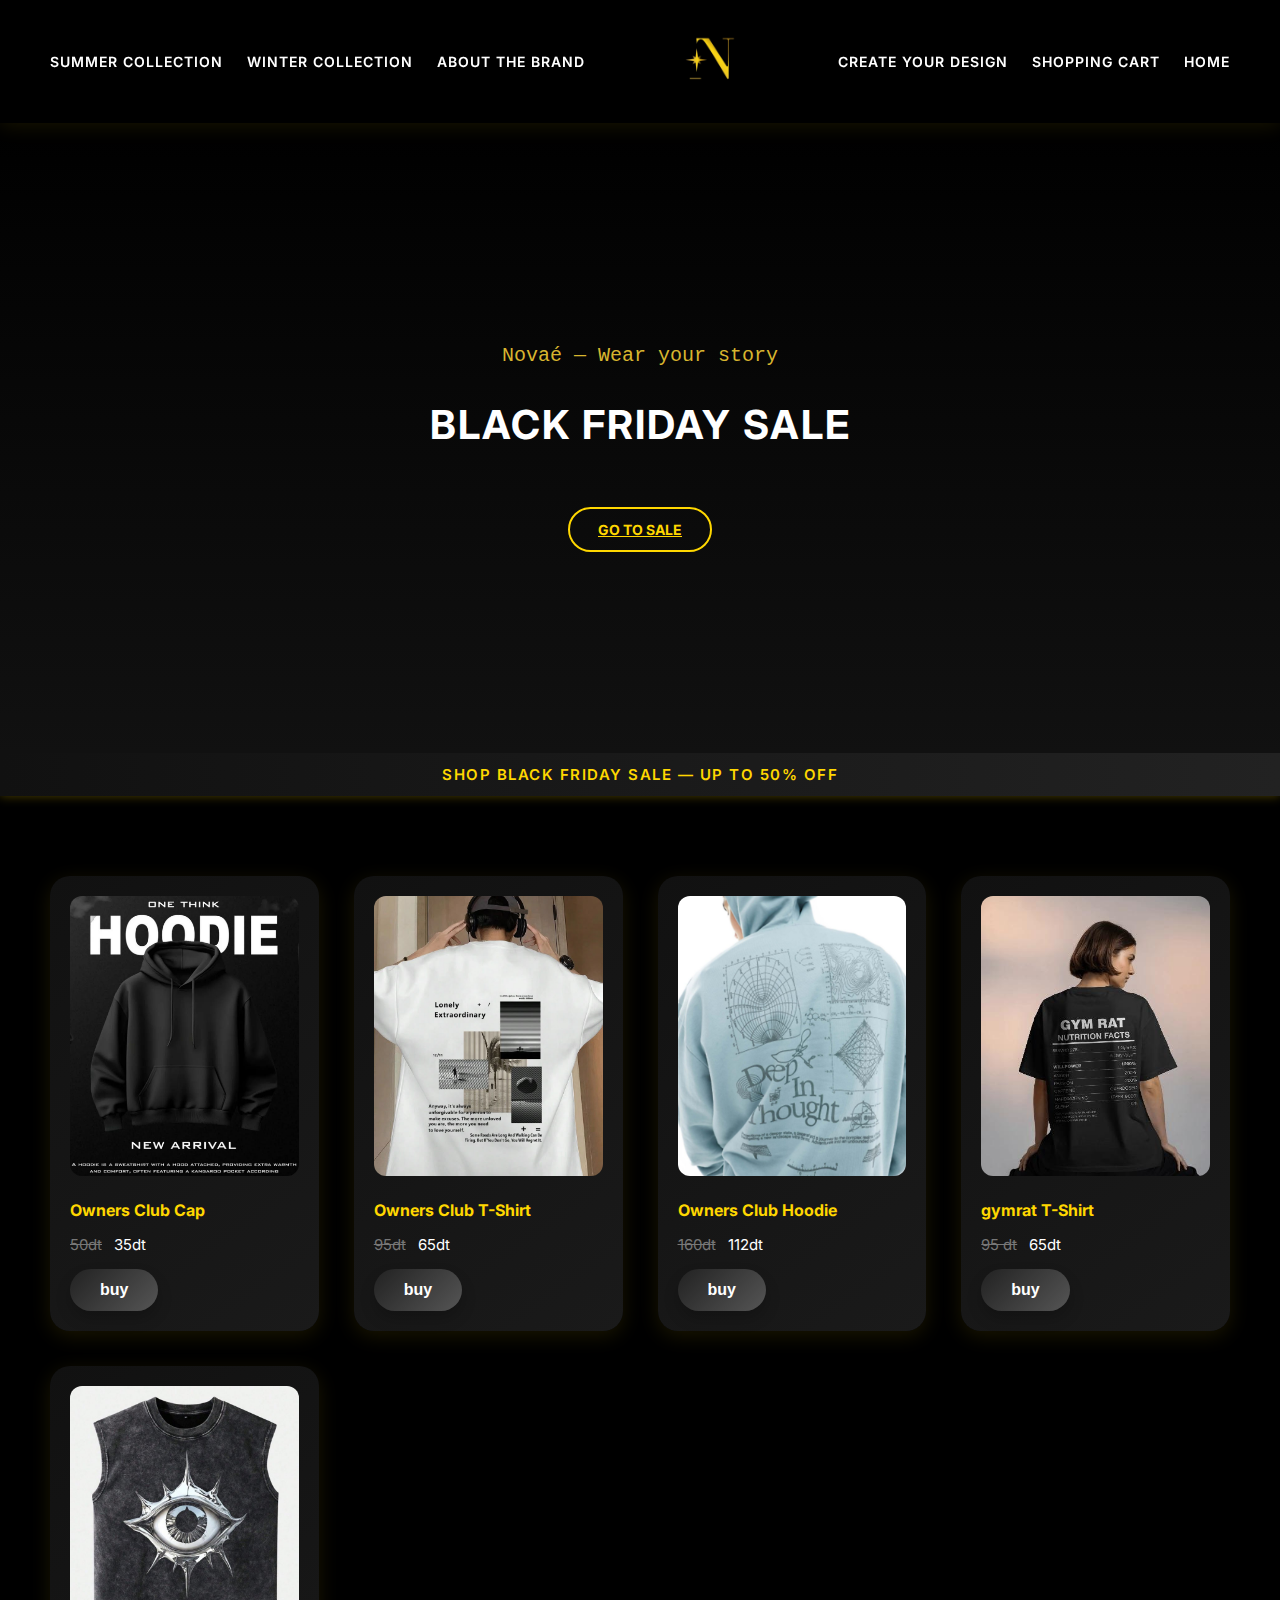
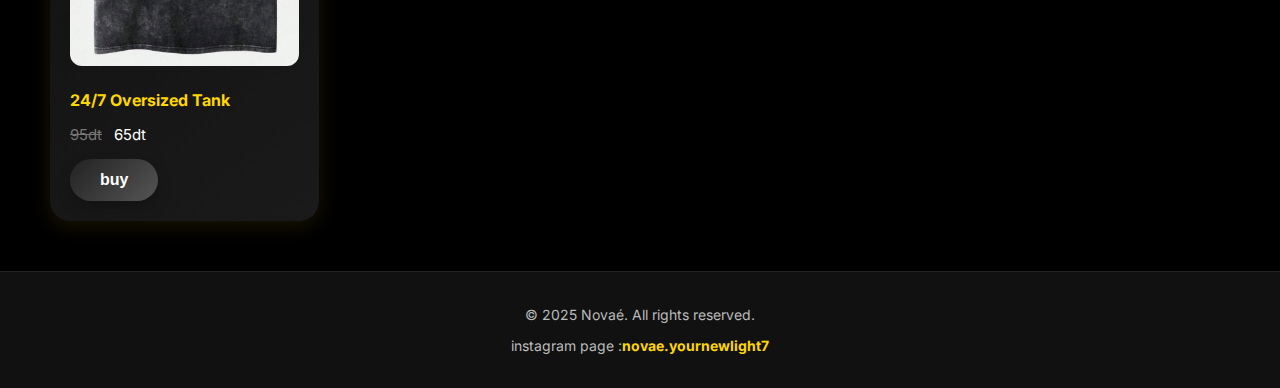
<file: index.html>
<!DOCTYPE html>
<html lang="en">
<head>
  <meta charset="UTF-8" />
  <meta name="viewport" content="width=device-width, initial-scale=1.0"/>
  <title>accueil</title>
  <link rel="stylesheet" href="style.css" />
  <link href="https://fonts.googleapis.com/css2?family=Inter:wght@400;600;700&display=swap" rel="stylesheet">
</head>
<body>
  <header class="navbar">
    <div class="nav-left">
      <a href="summer.html">SUMMER COLLECTION</a>
      <a href="collections.html">WINTER COLLECTION</a>
      <a href="about.html">ABOUT THE BRAND</a>
    </div>
    <div class="nav-center">
      <span>
      <img src="552391812_1140169124961369_4789783329010695948_n.webp" width="200"  alt="">
      </span>
    </div>
    <div class="nav-right">
      <a href="create.html">CREATE YOUR DESIGN</a>
      <a href="shopping.html">SHOPPING CART</a>
      <a href="index.html">HOME</a>
    </div>
  </header>

  <section class="hero">
    <div class="hero-overlay">
      <p>Novaé — Wear your story</p>
      <style>
        .hero-overlay p{
          color: #D8B52F;
          font-family:monospace;
          font-size: 20px;
        }
      </style>
      <h2>BLACK FRIDAY SALE</h2>
      <a href="#sales" class="btn">GO TO SALE</a>
    </div>
  </section>
  

  <div class="sale-banner">SHOP BLACK FRIDAY SALE — UP TO 50% OFF</div>
  <section id="sales">
  </section>

  <section class="product-grid">
    <!-- Product cards -->
    <div class="product-card">
      <img src="3ec009fac458f102d21312a270d14a1c.jpg" height="1000px" alt="Cap">
      <h4>Owners Club Cap</h4>
      <p class="price"><span class="old-price">50dt</span> 35dt</p>
      <button onclick="ajouterEtRediriger('Owners Club Cap', 35, '3ec009fac458f102d21312a270d14a1c.jpg')">buy</button>
      <script>
      function ajouterEtRediriger(nom, prix, imageUrl) 
      {
      const produit = { nom, prix, image: imageUrl };
      localStorage.setItem('produitPanier', JSON.stringify(produit));
      window.location.href = 'shopping.html';
      }
    </script>
  </div>
  <div class="product-card">
      <img src="t-shirt.jpg" alt="Black Tee">
      <h4>Owners Club T-Shirt </h4>
      <p class="price"><span class="old-price">95dt</span> 65dt</p>
    <button onclick="ajouterEtRediriger('Owners Club T-Shirt ', 65, 't-shirt.jpg')">buy</button>
      <script>
      function ajouterEtRediriger(nom, prix, imageUrl) 
      {
      const produit = { nom, prix, image: imageUrl };
      localStorage.setItem('produitPanier', JSON.stringify(produit));
      window.location.href = 'shopping.html';
      }
    </script>
    </div>
    <div class="product-card">
      <img src="blue hoodie.jpg" alt="Blue Hoodie">
      <h4>Owners Club Hoodie </h4>
      <p class="price"><span class="old-price">160dt</span> 112dt</p>
      <button onclick="ajouterEtRediriger('Owners Club Hoodie', 112, 'blue hoodie.jpg')">buy</button>
      <script>
      function ajouterEtRediriger(nom, prix, imageUrl) 
      {
      const produit = { nom, prix, image: imageUrl };
      localStorage.setItem('produitPanier', JSON.stringify(produit));
      window.location.href = 'shopping.html';
      }
    </script>
    </div>
    <div class="product-card">
      <img src="gymrat.jpg" alt="White Tee">
      <h4>gymrat T-Shirt </h4>
      <p class="price"><span class="old-price">95 dt</span> 65dt</p>
      <button onclick="ajouterEtRediriger('gymrat T-Shirt', 65, 'gymrat.jpg')">buy</button>
      <script>
      function ajouterEtRediriger(nom, prix, imageUrl) 
      {
      const produit = { nom, prix, image: imageUrl };
      localStorage.setItem('produitPanier', JSON.stringify(produit));
      window.location.href = 'shopping.html';
      }
    </script>
    </div>
    <div class="product-card">
      <img src="tank top.jpg" alt="Tank Top">
      <h4>24/7 Oversized Tank</h4>
      <p class="price"><span class="old-price">95dt</span> 65dt</p>
      <button onclick="ajouterEtRediriger('24/7 Oversized Tank', 65, 'tank top.jpg')">buy</button>
      <script>
      function ajouterEtRediriger(nom, prix, imageUrl) 
      {
      const produit = { nom, prix, image: imageUrl };
      localStorage.setItem('produitPanier', JSON.stringify(produit));
      window.location.href = 'shopping.html';
      }
    </script>
    </div>

    <style>
    button{
  padding: 12px 30px;
  font-size: 16px;
  font-weight: 600;
  color: #fff;
  background: linear-gradient(135deg, #222, #555);
  border: none;
  border-radius: 30px;
  cursor: pointer;
  transition: all 0.3s ease;
  box-shadow: 0 8px 15px rgba(0,0,0,0.2);
}

  button:hover {
  transform: translateY(-3px);
  box-shadow: 0 12px 20px rgba(0,0,0,0.2);
  background: linear-gradient(135deg, #555, 222);
}
    </style>
</section>
  <footer class="footer">
    <p>&copy; 2025 Novaé. All rights reserved.</p>
    <p>instagram page :<a href="https://www.instagram.com/novae.yournewlight7/">novae.yournewlight7</a></p>
    <style>
    a {
      color: blue;               /* couleur bleue comme un lien classique */
      text-decoration: underline; /* soulignement du texte */
      font-weight: bold;          /* texte plus visible */
      cursor: pointer;            /* curseur en forme de main au survol */
    }

    a:hover {
      color: darkblue;            /* couleur quand la souris passe dessus */
    }
  </style>
  </footer>
</body>
</html>
</file>
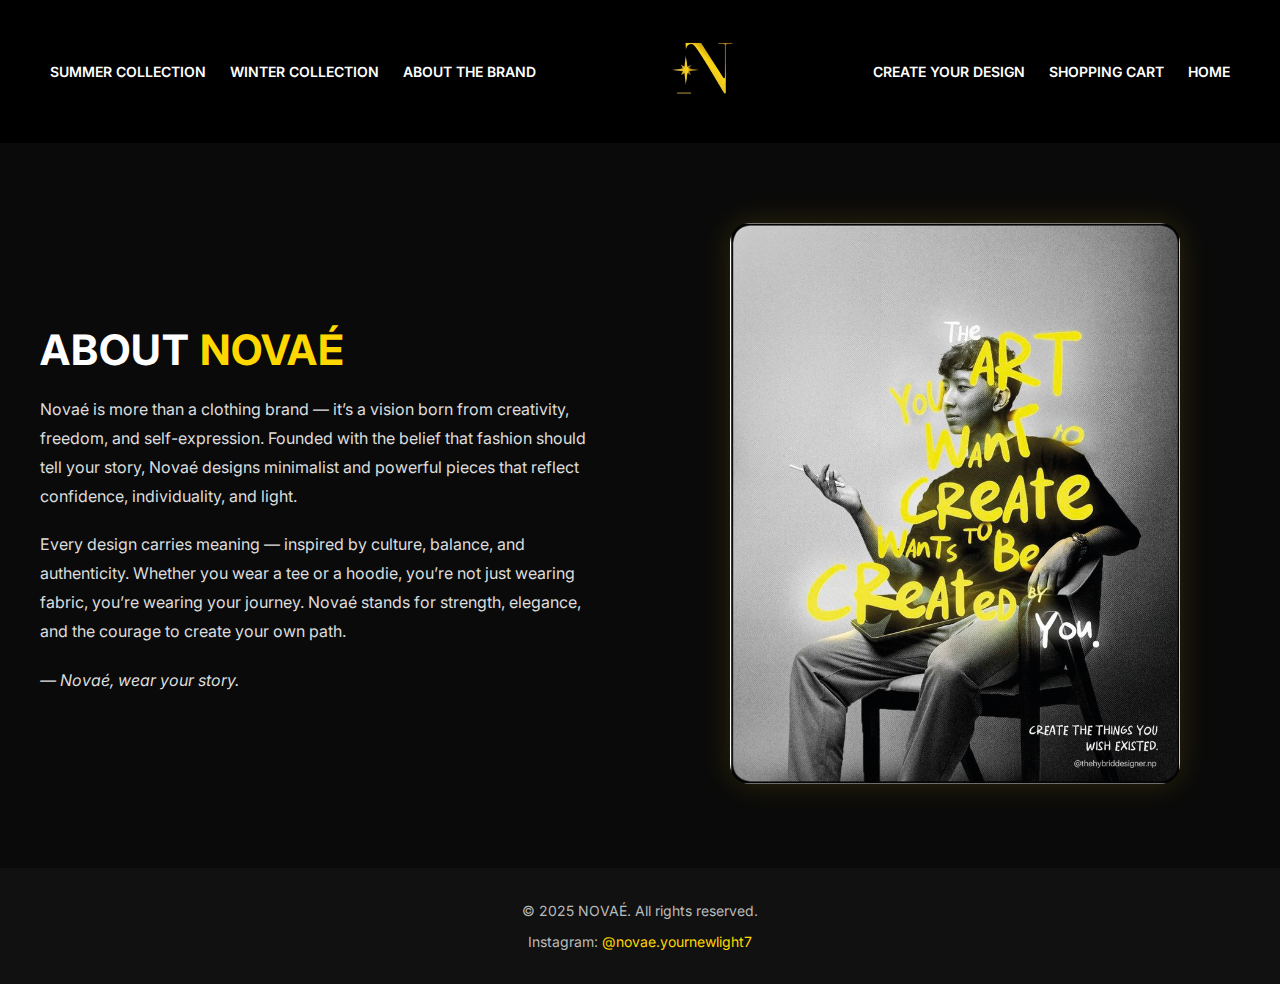
<file: about.html>
<!DOCTYPE html>
<html lang="en">
<head>
  <meta charset="UTF-8" />
  <meta name="viewport" content="width=device-width, initial-scale=1.0"/>
  <title>About the Brand | Novaé</title>
  <link rel="stylesheet" href="about.css" />
  <link href="https://fonts.googleapis.com/css2?family=Inter:wght@400;600;700&display=swap" rel="stylesheet">
</head>
<body>

  <!-- Header -->
  <header class="navbar">
    <div class="nav-left">
      <a href="summer.html">SUMMER COLLECTION</a>
      <a href="collections.html">WINTER COLLECTION</a>
      <a href="about.html">ABOUT THE BRAND</a>
    </div>
    <div class="nav-center">
      <img src="552391812_1140169124961369_4789783329010695948_n.webp" width="100" alt="Novaé Logo">
    </div>
    <div class="nav-right">
      <a href="create.html">CREATE YOUR DESIGN</a>
      <a href="shopping.html">SHOPPING CART</a>
      <a href="index.html">HOME</a>
    </div>
  </header>

  <!-- About Section -->
  <section class="about-section">
    <div class="about-container">
      <div class="about-text">
        <h1>About <span>Novaé</span></h1>
        <p>
          Novaé is more than a clothing brand — it’s a vision born from creativity, freedom, and self-expression.
          Founded with the belief that fashion should tell your story, Novaé designs minimalist and powerful pieces 
          that reflect confidence, individuality, and light.
        </p>
        <p>
          Every design carries meaning — inspired by culture, balance, and authenticity. 
          Whether you wear a tee or a hoodie, you’re not just wearing fabric, you’re wearing your journey. 
          Novaé stands for strength, elegance, and the courage to create your own path.
        </p>
        <p class="signature">— Novaé, wear your story.</p>
      </div>
      <div class="about-image">
        <img src="art.jpg" alt="Novaé brand concept">
      </div>
    </div>
  </section>

  <!-- Footer -->
  <footer class="footer">
    <p>&copy; 2025 NOVAÉ. All rights reserved.</p>
    <p>Instagram: <a href="https://www.instagram.com/novae.yournewlight7/">@novae.yournewlight7</a></p>
  </footer>

</body>
</html>
</file>
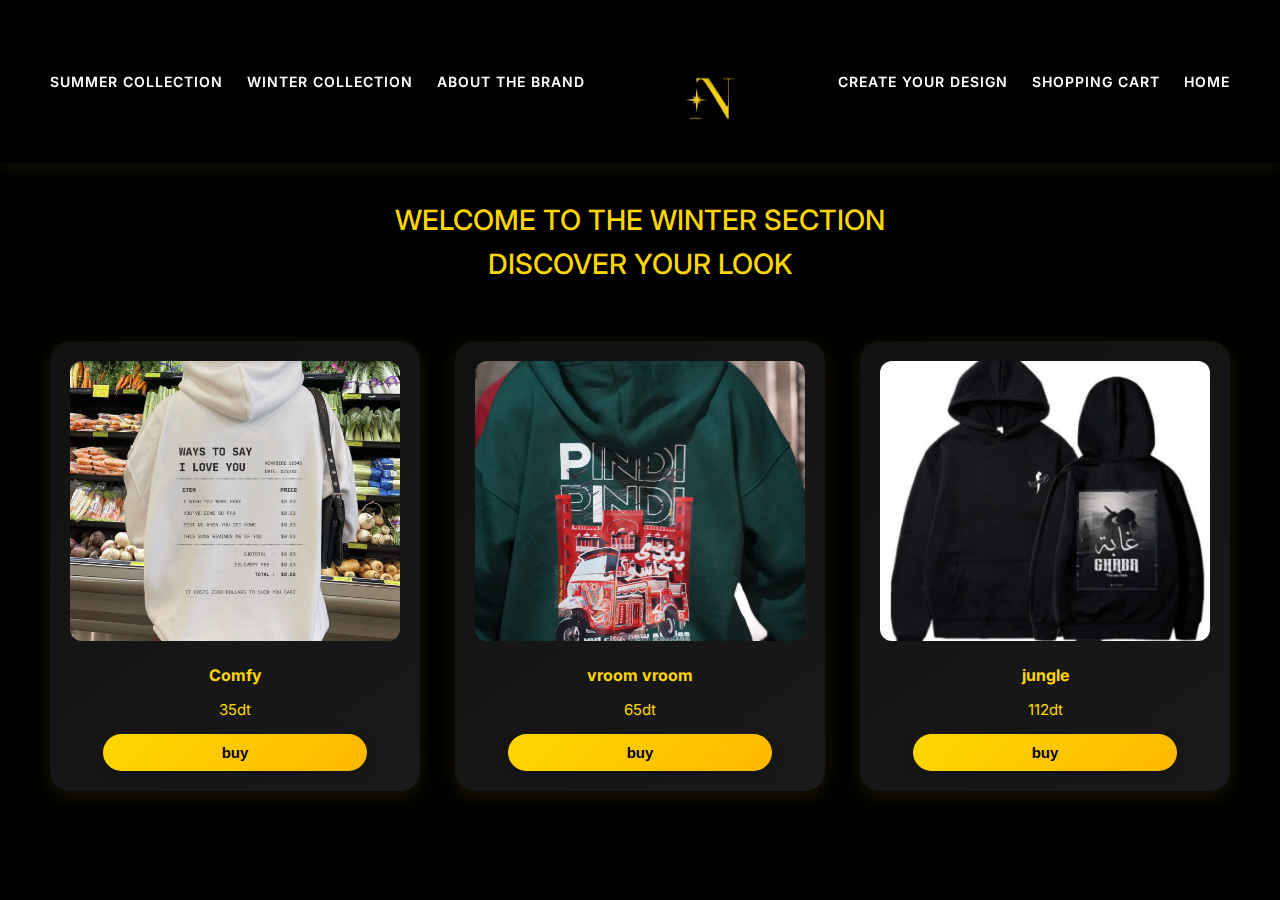
<file: collections.html>
<!DOCTYPE html>
<html lang="en">
<head>
  <meta charset="UTF-8" />
  <meta name="viewport" content="width=device-width, initial-scale=1.0"/>
  <title>winter Section</title>
  <link rel="stylesheet" href="collections.css" />
  <link href="https://fonts.googleapis.com/css2?family=Inter:wght@400;600;700&display=swap" rel="stylesheet">
</head>
<body>
     <!-- Header -->
  <header class="navbar">
    <div class="nav-left">
      <a href="summer.html">SUMMER COLLECTION</a>
      <a href="collections.html">WINTER COLLECTION</a>
      <a href="about.html">ABOUT THE BRAND</a>
    </div>
    <div class="nav-center">
      <img src="552391812_1140169124961369_4789783329010695948_n.webp" width="100" alt="Novaé Logo">
    </div>
    <div class="nav-right">
      <a href="create.html">CREATE YOUR DESIGN</a>
      <a href="shopping.html">SHOPPING CART</a>
      <a href="index.html">HOME</a>
    </div>
  </header>
  <!-- Navigation / Title -->
  <div class="nav-center">
    <h2 class="shop-title">WELCOME TO THE WINTER SECTION</h2>
    <h2 class="shop-title">DISCOVER YOUR LOOK</h2>
  </div>

  <!-- Product Grid -->
  <section class="product-grid">
    <div class="product-card">
      <img src="hoodie1.jpg" alt="Cracked Tee">
      <h4>Comfy</h4>
      <p class="price">35dt</p>
 <button onclick="ajouterEtRediriger('Comfy', 35, 'hoodie1.jpg')">buy</button>
      <script>
      function ajouterEtRediriger(nom, prix, imageUrl) 
      {
      const produit = { nom, prix, image: imageUrl };
      localStorage.setItem('produitPanier', JSON.stringify(produit));
      window.location.href = 'shopping.html';
      }
    </script>      </div>

    <div class="product-card">
      <img src="hoodie2.jpg" alt="Guns Tee">
      <h4>vroom vroom</h4>
      <p class="price">65dt</p>
       <button onclick="ajouterEtRediriger('vroom vroom', 65, 'hoodie2.jpg')">buy</button>
      <script>
      function ajouterEtRediriger(nom, prix, imageUrl) 
      {
      const produit = { nom, prix, image: imageUrl };
      localStorage.setItem('produitPanier', JSON.stringify(produit));
      window.location.href = 'shopping.html';
      }
    </script>  
    </div>

    <div class="product-card">
      <img src="hoodie3.jpg" alt="Margoum Hoodie">
      <h4>jungle</h4>
      <p class="price">112dt</p>
 <button onclick="ajouterEtRediriger('jungle', 112, 'hoodie3.jpg')">buy</button>
      <script>
      function ajouterEtRediriger(nom, prix, imageUrl) 
      {
      const produit = { nom, prix, image: imageUrl };
      localStorage.setItem('produitPanier', JSON.stringify(produit));
      window.location.href = 'shopping.html';
      }
    </script>      
    </div>
  </section>
</body>
</html>
</file>
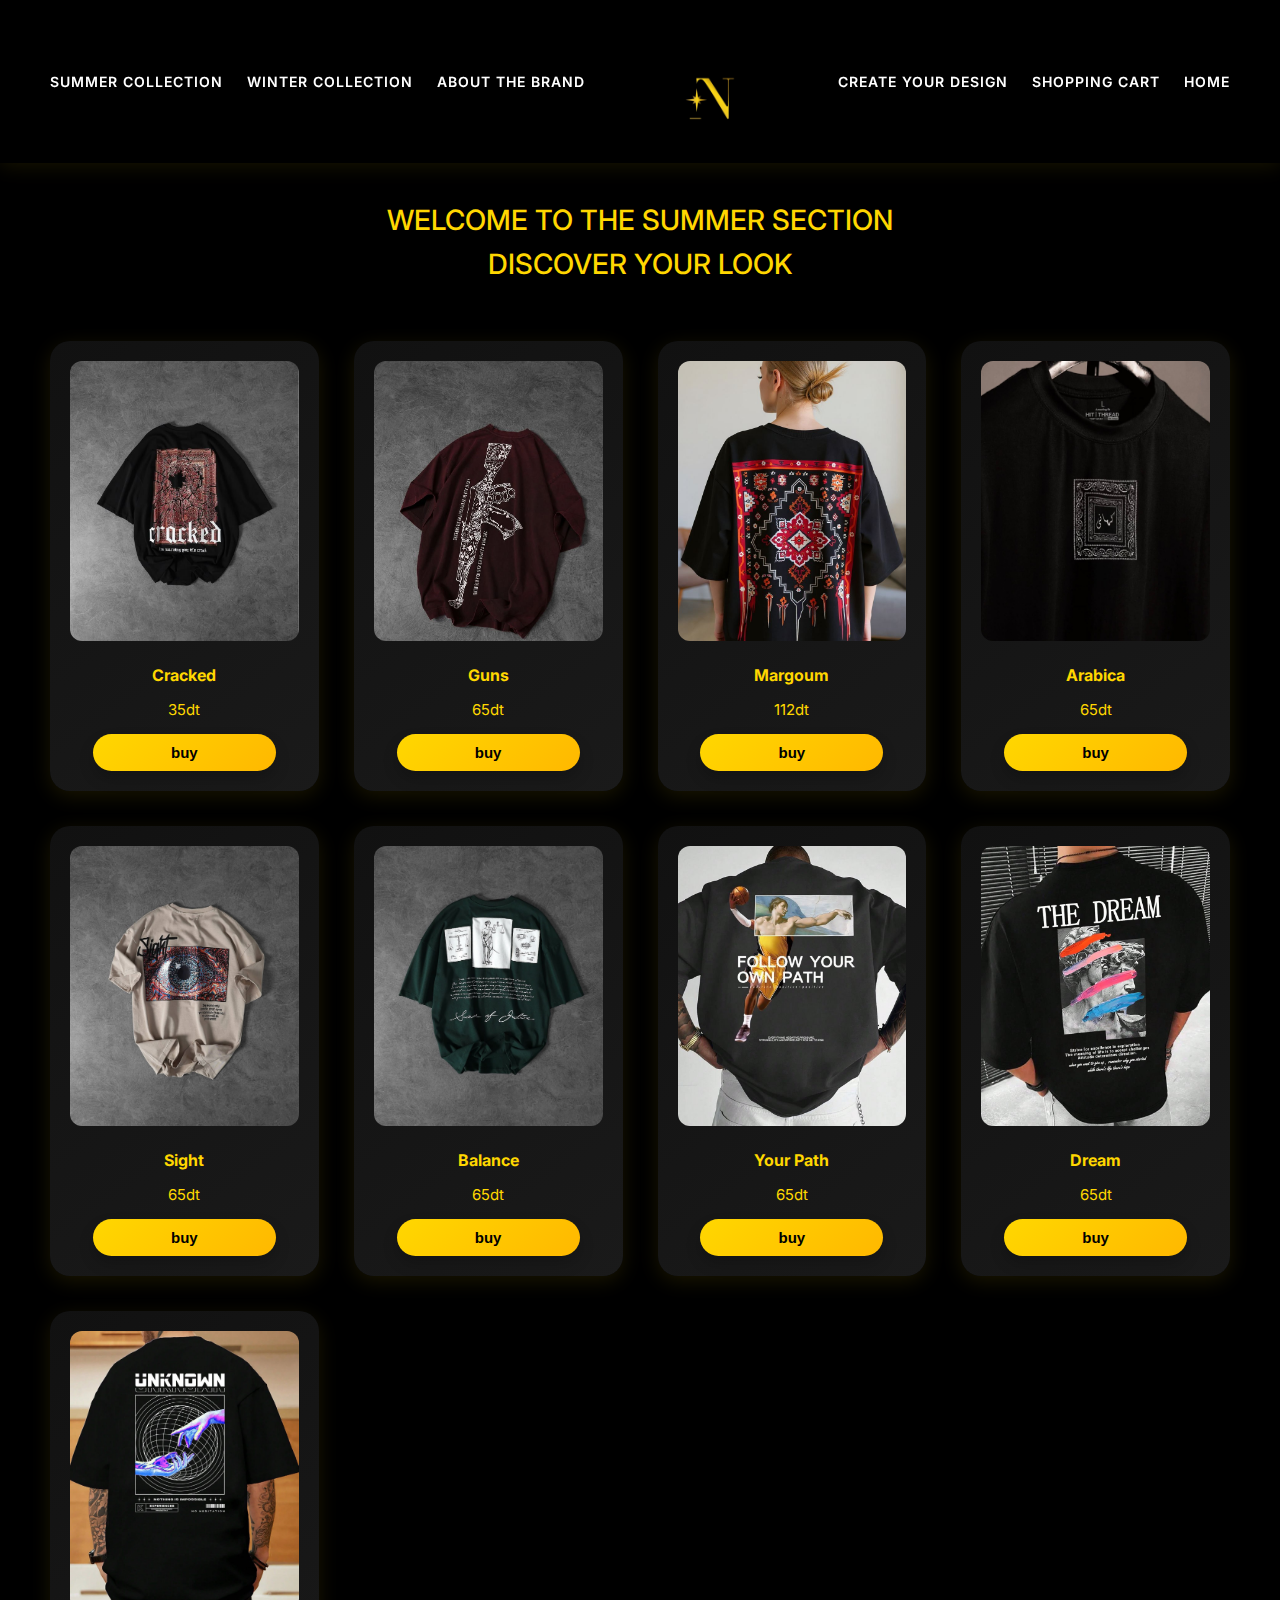
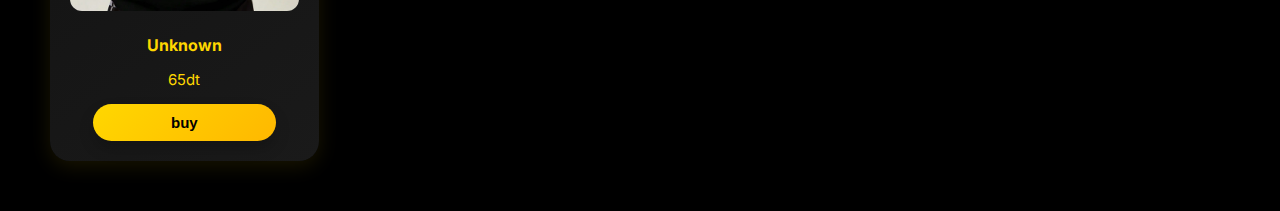
<file: summer.html>
<!DOCTYPE html>
<html lang="en">
<head>
  <meta charset="UTF-8" />
  <meta name="viewport" content="width=device-width, initial-scale=1.0"/>
  <title>summer Section</title>
  <link rel="stylesheet" href="summer.css" />
  <link href="https://fonts.googleapis.com/css2?family=Inter:wght@400;600;700&display=swap" rel="stylesheet">
</head>
<body>
   <!-- Header -->
  <header class="navbar">
    <div class="nav-left">
      <a href="summer.html">SUMMER COLLECTION</a>
      <a href="collections.html">WINTER COLLECTION</a>
      <a href="about.html">ABOUT THE BRAND</a>
    </div>
    <div class="nav-center">
      <img src="552391812_1140169124961369_4789783329010695948_n.webp" width="100"  alt="Novaé Logo">
    </div>
    <div class="nav-right">
      <a href="create.html">CREATE YOUR DESIGN</a>
      <a href="shopping.html">SHOPPING CART</a>
      <a href="index.html">HOME</a>
      
    </div>
  </header>
  <!-- Navigation / Title -->
  <div class="nav-center">
    <h2 class="shop-title">WELCOME TO THE SUMMER SECTION</h2>
    <h2 class="shop-title">DISCOVER YOUR LOOK</h2>
  </div>


  <!-- Product Grid -->
  <section class="product-grid">
    <div class="product-card">
      <img src="cracked.jpg" alt="Cracked Tee">
      <h4>Cracked</h4><p class="price">35dt</p>
      <button onclick="ajouterEtRediriger('cracked', 35, 'cracked.jpg')">buy</button>
      <script>
      function ajouterEtRediriger(nom, prix, imageUrl) 
      {
      const produit = { nom, prix, image: imageUrl };
      localStorage.setItem('produitPanier', JSON.stringify(produit));
      window.location.href = 'shopping.html';
      }
    </script>    
    </div>

    <div class="product-card">
      <img src="guns.jpg" alt="Guns Tee">
      <h4>Guns</h4>
      <p class="price">65dt</p>
       <button onclick="ajouterEtRediriger('Guns', 65, 'guns.jpg')">buy</button>
      <script>
      function ajouterEtRediriger(nom, prix, imageUrl) 
      {
      const produit = { nom, prix, image: imageUrl };
      localStorage.setItem('produitPanier', JSON.stringify(produit));
      window.location.href = 'shopping.html';
      }
    </script>    
    </div>

    <div class="product-card">
      <img src="margoum.jpg" alt="Margoum Hoodie">
      <h4>Margoum</h4>
      <p class="price">112dt</p>
<button onclick="ajouterEtRediriger('margoum', 112, 'margoum.jpg')">buy</button>
      <script>
      function ajouterEtRediriger(nom, prix, imageUrl) 
      {
      const produit = { nom, prix, image: imageUrl };
      localStorage.setItem('produitPanier', JSON.stringify(produit));
      window.location.href = 'shopping.html';
      }
    </script>    </div>

    <div class="product-card">
      <img src="arabic.jpg" alt="Arabica Tee">
      <h4>Arabica</h4>
      <p class="price">65dt</p>
      <button onclick="ajouterEtRediriger('Arabica', 65, 'arabic.jpg')">buy</button>
      <script>
      function ajouterEtRediriger(nom, prix, imageUrl) 
      {
      const produit = { nom, prix, image: imageUrl };
      localStorage.setItem('produitPanier', JSON.stringify(produit));
      window.location.href = 'shopping.html';
      }
    </script>  
    </div>

    <div class="product-card">
      <img src="sight.jpg" alt="Sight Tee">
      <h4>Sight</h4>
      <p class="price">65dt</p>
    <button onclick="ajouterEtRediriger('Sight', 65, 'sight.jpg')">buy</button>
      <script>
      function ajouterEtRediriger(nom, prix, imageUrl) 
      {
      const produit = { nom, prix, image: imageUrl };
      localStorage.setItem('produitPanier', JSON.stringify(produit));
      window.location.href = 'shopping.html';
      }
    </script>   
  </div>

    <div class="product-card">
      <img src="equilibre.jpg" alt="Balance Tee">
      <h4>Balance</h4>
      <p class="price">65dt</p>
      <button onclick="ajouterEtRediriger('Balance', 65, 'equilibre.jpg')">buy</button>
      <script>
      function ajouterEtRediriger(nom, prix, imageUrl) 
      {
      const produit = { nom, prix, image: imageUrl };
      localStorage.setItem('produitPanier', JSON.stringify(produit));
      window.location.href = 'shopping.html';
      }
    </script>
    </div>

    <div class="product-card">
      <img src="yours.jpg" alt="Your Path Tee">
      <h4>Your Path</h4>
      <p class="price">65dt</p>
      <button onclick="ajouterEtRediriger('yours', 65, 'yours.jpg')">buy</button>
      <script>
      function ajouterEtRediriger(nom, prix, imageUrl) 
      {
      const produit = { nom, prix, image: imageUrl };
      localStorage.setItem('produitPanier', JSON.stringify(produit));
      window.location.href = 'shopping.html';
      }
    </script>
    </div>

    <div class="product-card">
      <img src="the dream.jpg" alt="Dream Tee">
      <h4>Dream</h4>
      <p class="price">65dt</p>
      <button onclick="ajouterEtRediriger('Dream', 65, 'the dream.jpg')">buy</button>
      <script>
      function ajouterEtRediriger(nom, prix, imageUrl) 
      {
      const produit = { nom, prix, image: imageUrl };
      localStorage.setItem('produitPanier', JSON.stringify(produit));
      window.location.href = 'shopping.html';
      }
    </script>
    </div>

    <div class="product-card">
      <img src="unknown.jpg" alt="Unknown Tee">
      <h4>Unknown</h4>
      <p class="price">65dt</p>
      <button onclick="ajouterEtRediriger('Unknown', 65, 'unknown.jpg')">buy</button>
      <script>
      function ajouterEtRediriger(nom, prix, imageUrl) 
      {
      const produit = { nom, prix, image: imageUrl };
      localStorage.setItem('produitPanier', JSON.stringify(produit));
      window.location.href = 'shopping.html';
      }
    </script>
    </div>
  </section>
</body>
</html>
</file>
<file: style.css>
/* ========== Base Styles ========== */
html {
  scroll-behavior: smooth;
}

body {
  margin: 0;
  font-family: 'Inter', sans-serif;
  background-color: #000;
  color: #fff;
  animation: fadeIn 1s ease-in-out;
}

/* Fade-in animation */
@keyframes fadeIn {
  from { opacity: 0; transform: translateY(10px); }
  to { opacity: 1; transform: translateY(0); }
}

a {
  text-decoration: none;
  color: inherit;
  transition: color 0.3s;
}

/* ========== Navbar ========== */
.navbar {
  display: flex;
  justify-content: space-between;
  align-items: center;
  padding: 18px 50px;
  background-color: rgba(0, 0, 0, 0.95);
  box-shadow: 0 2px 20px rgba(255, 215, 0, 0.1);
  position: sticky;
  top: 0;
  z-index: 10;
  backdrop-filter: blur(6px);
}

.nav-left a,
.nav-right a {
  margin: 0 12px;
  color: #FFD700;
  font-weight: 600;
  font-size: 14px;
  letter-spacing: 1px;
}

.nav-left a:hover,
.nav-right a:hover {
  color: #fff;
  text-shadow: 0 0 8px #FFD700;
}

.nav-center img {
  width: 80px;
  transition: transform 0.4s ease;
}
.nav-center img:hover {
  transform: rotate(-6deg) scale(1.05);
}

/* ========== Hero Section ========== */
.hero {
  position: relative;
  width: 100%;
  height: 70vh;
  background: linear-gradient(180deg, #000, #111);
  display: flex;
  align-items: center;
  justify-content: center;
  text-align: center;
  overflow: hidden;
}

.hero-overlay {
  animation: fadeIn 1.5s ease;
}

.hero-overlay p {
  color: #FFD700;
  font-family: monospace;
  font-size: 20px;
  margin-bottom: 15px;
  animation: glow 2s ease-in-out infinite alternate;
}

@keyframes glow {
  from { text-shadow: 0 0 10px #FFD700; }
  to { text-shadow: 0 0 25px #ffea8c, 0 0 30px #FFD700; }
}

.hero-overlay h2 {
  font-size: 40px;
  letter-spacing: 2px;
  font-weight: 700;
  color: #fff;
}

.btn {
  display: inline-block;
  margin-top: 25px;
  padding: 12px 28px;
  border: 2px solid #FFD700;
  color: #FFD700;
  text-transform: uppercase;
  font-size: 14px;
  border-radius: 30px;
  transition: all 0.3s ease;
}

.btn:hover {
  background-color: #FFD700;
  color: #000;
  box-shadow: 0 0 20px rgba(255, 215, 0, 0.6);
  transform: translateY(-3px);
}

/* ========== Sale Banner ========== */
.sale-banner {
  background: linear-gradient(90deg, #111, #222);
  color: #FFD700;
  text-align: center;
  font-size: 15px;
  padding: 12px;
  letter-spacing: 1.5px;
  font-weight: 600;
  box-shadow: 0 0 10px rgba(255, 215, 0, 0.3);
}

/* ========== Product Grid ========== */
.product-grid {
  display: grid;
  grid-template-columns: repeat(auto-fit, minmax(230px, 1fr));
  gap: 35px;
  padding: 50px;
  max-width: 1200px;
  margin: 0 auto;
}

.product-card {
  background: linear-gradient(145deg, #111, #1a1a1a);
  color: #fff;
  padding: 20px;
  border-radius: 20px;
  box-shadow: 0 5px 20px rgba(255, 215, 0, 0.1);
  transition: transform 0.3s, box-shadow 0.3s;
}

.product-card:hover {
  transform: translateY(-8px);
  box-shadow: 0 10px 25px rgba(255, 215, 0, 0.4);
}

.product-card img {
  width: 100%;
  height: 280px;
  object-fit: cover;
  border-radius: 12px;
  margin-bottom: 12px;
}

.product-card h4 {
  font-size: 16px;
  margin: 8px 0;
  color: #FFD700;
}

.price {
  font-size: 15px;
  margin-bottom: 15px;
}

.old-price {
  text-decoration: line-through;
  margin-right: 8px;
  color: #777;
}

button {
  padding: 10px 25px;
  font-size: 15px;
  font-weight: 600;
  color: #000;
  background: linear-gradient(135deg, #FFD700, #ffb800);
  border: none;
  border-radius: 25px;
  cursor: pointer;
  transition: all 0.3s ease;
}

button:hover {
  background: #fff;
  color: #000;
  transform: translateY(-3px);
  box-shadow: 0 0 20px rgba(255, 215, 0, 0.5);
}

/* ========== Footer ========== */
.footer {
  text-align: center;
  padding: 25px;
  font-size: 14px;
  background-color: #000;
  border-top: 1px solid #222;
  color: #ccc;
}

.footer a {
  color: #FFD700;
  text-decoration: none;
}

.footer a:hover {
  text-shadow: 0 0 8px #FFD700;
}

/* Optional: smooth scroll section title */
#sales {
  font-style: italic;
  font-family: sans-serif;
  font-size: 30px;
  color: #FFD700;
  text-align: center;
  margin-top: 30px;
}

body {
  margin: 0;
  font-family: 'Inter', sans-serif;
  background-color: black;
  color: white;
}

/* Navbar */
.navbar {
  display: flex;
  justify-content: space-between;
  align-items: center;
  padding: 20px 40px;
  background-color: #000;
  color: #fff;
  font-weight: 600;
  font-size: 14px;
}

.nav-left a,
.nav-right a {
  margin: 0 10px;
  color: #fff;
  text-decoration: none;
  transition: color 0.3s ease;
}

.nav-left a:hover,
.nav-right a:hover {
  color: #FFD700;
}

/* About Section */
.about-section {
  padding: 80px 20px;
  background-color: #0a0a0a;
}

.about-container {
  display: flex;
  flex-wrap: wrap;
  justify-content: center;
  align-items: center;
  max-width: 1200px;
  margin: 0 auto;
  gap: 60px;
}

.about-text {
  flex: 1;
  min-width: 300px;
  max-width: 600px;
}

.about-text h1 {
  font-size: 42px;
  color: #fff;
  margin-bottom: 20px;
  text-transform: uppercase;
  letter-spacing: 1px;
}

.about-text h1 span {
  color: #FFD700;
}

.about-text p {
  font-size: 16px;
  line-height: 1.8;
  color: #ddd;
  margin-bottom: 20px;
}

.signature {
  color: #FFD700;
  font-style: italic;
  margin-top: 10px;
}

.about-image {
  flex: 1;
  min-width: 300px;
  text-align: center;
}

.about-image img {
  width: 100%;
  max-width: 450px;
  border-radius: 20px;
  box-shadow: 0 0 30px rgba(255, 215, 0, 0.15);
  transition: transform 0.3s ease;
}

.about-image img:hover {
  transform: scale(1.05);
}

/* Button */
.about-btn {
  display: inline-block;
  margin-top: 30px;
  padding: 12px 30px;
  border: none;
  background: linear-gradient(135deg, #222, #555);
  color: #fff;
  border-radius: 30px;
  font-weight: 600;
  letter-spacing: 1px;
  text-transform: uppercase;
  text-decoration: none;
  transition: all 0.3s ease;
  box-shadow: 0 8px 15px rgba(0, 0, 0, 0.2);
}

.about-btn:hover {
  transform: translateY(-3px);
  background: linear-gradient(135deg, #555, #222);
  box-shadow: 0 12px 20px rgba(255, 215, 0, 0.2);
}

/* Footer */
.footer {
  text-align: center;
  padding: 20px;
  background-color: #111;
  color: #bbb;
  font-size: 14px;
}

.footer a {
  color: #FFD700;
  text-decoration: none;
}

.footer a:hover {
  text-decoration: underline;
}

/* Responsive */
@media (max-width: 768px) {
  .about-container {
    flex-direction: column;
    text-align: center;
  }
  .about-text h1 {
    font-size: 32px;
  }
  .about-text p {
    font-size: 15px;
  }
}
</file>
<file: about.css>
body {
  margin: 0;
  font-family: 'Inter', sans-serif;
  background-color: black;
  color: white;
}

/* Navbar */
.navbar {
  display: flex;
  justify-content: space-between;
  align-items: center;
  padding: 20px 40px;
  background-color: #000;
  color: #fff;
  font-weight: 600;
  font-size: 14px;
}

.nav-left a,
.nav-right a {
  margin: 0 10px;
  color: #fff;
  text-decoration: none;
  transition: color 0.3s ease;
}

.nav-left a:hover,
.nav-right a:hover {
  color: #FFD700;
}

/* About Section */
.about-section {
  padding: 80px 20px;
  background-color: #0a0a0a;
}

.about-container {
  display: flex;
  flex-wrap: wrap;
  justify-content: center;
  align-items: center;
  max-width: 1200px;
  margin: 0 auto;
  gap: 60px;
}

.about-text {
  flex: 1;
  min-width: 300px;
  max-width: 600px;
}

.about-text h1 {
  font-size: 42px;
  color: #fff;
  margin-bottom: 20px;
  text-transform: uppercase;
  letter-spacing: 1px;
}

.about-text h1 span {
  color: #FFD700;
}

.about-text p {
  font-size: 16px;
  line-height: 1.8;
  color: #ddd;
  margin-bottom: 20px;
}

.signature {
  color: #FFD700;
  font-style: italic;
  margin-top: 10px;
}

.about-image {
  flex: 1;
  min-width: 300px;
  text-align: center;
}

.about-image img {
  width: 100%;
  max-width: 450px;
  border-radius: 20px;
  box-shadow: 0 0 30px rgba(255, 215, 0, 0.15);
  transition: transform 0.3s ease;
}

.about-image img:hover {
  transform: scale(1.05);
}

/* Button */
.about-btn {
  display: inline-block;
  margin-top: 30px;
  padding: 12px 30px;
  border: none;
  background: linear-gradient(135deg, #222, #555);
  color: #fff;
  border-radius: 30px;
  font-weight: 600;
  letter-spacing: 1px;
  text-transform: uppercase;
  text-decoration: none;
  transition: all 0.3s ease;
  box-shadow: 0 8px 15px rgba(0, 0, 0, 0.2);
}

.about-btn:hover {
  transform: translateY(-3px);
  background: linear-gradient(135deg, #555, #222);
  box-shadow: 0 12px 20px rgba(255, 215, 0, 0.2);
}

/* Footer */
.footer {
  text-align: center;
  padding: 20px;
  background-color: #111;
  color: #bbb;
  font-size: 14px;
}

.footer a {
  color: #FFD700;
  text-decoration: none;
}

.footer a:hover {
  text-decoration: underline;
}

/* Responsive */
@media (max-width: 768px) {
  .about-container {
    flex-direction: column;
    text-align: center;
  }
  .about-text h1 {
    font-size: 32px;
  }
  .about-text p {
    font-size: 15px;
  }
}
</file>
<file: collections.css>
body {
  margin: 0;
  font-family: 'Inter', sans-serif;
  background-color: black;
  color: white;
}

a {
  text-decoration: none;
  color: inherit;
}

/* Header */
.nav-center {
  text-align: center;
  margin-top: 40px;
}

.shop-title {
  color: #FFD700;
  font-size: 28px;
  font-weight: 500;
  margin: 10px 0;
}

/* Go Back Button */
.accueil {
  text-align: center;
  margin: 40px 0;
}

.accueil button a {
  color: white;
}

/* Product Grid */
.product-grid {
  display: grid;
  grid-template-columns: repeat(auto-fit, minmax(220px, 1fr));
  gap: 40px;
  padding: 20px;
  max-width: 1200px;
  margin: 0 auto 50px auto;
  background-color: black;
}

.product-card {
  background: #000;
  color: #fff;
  padding: 20px;
  border-radius: 12px;
  transition: transform 0.3s, box-shadow 0.3s;
  text-align: center;
}

.product-card:hover {
  transform: translateY(-5px);
  box-shadow: 0 10px 20px rgba(255, 215, 0, 0.3);
}

.product-card img {
  width: 100%;
  height: 280px;
  object-fit: cover;
  border-radius: 10px;
  margin-bottom: 15px;
}

.product-card h4 {
  font-size: 18px;
  margin: 10px 0;
}

.price {
  font-size: 16px;
  margin-bottom: 15px;
  color: #FFD700;
}

/* Buttons */
button {
  padding: 12px 30px;
  font-size: 16px;
  font-weight: 600;
  color: #fff;
  background: linear-gradient(135deg, #222, #555);
  border: none;
  border-radius: 30px;
  cursor: pointer;
  transition: all 0.3s ease;
  box-shadow: 0 8px 15px rgba(0, 0, 0, 0.2);
}

button:hover {
  transform: translateY(-3px);
  box-shadow: 0 12px 20px rgba(0, 0, 0, 0.2);
  background: linear-gradient(135deg, #555, #222);
}

.product-card button {
  display: block;
  margin: 0 auto;
  width: 80%;
}
body {
  margin: 0;
  font-family: 'Inter', sans-serif;
  background-color: black;
  color: white;
}

/* Navbar */
.navbar {
  display: flex;
  justify-content: space-between;
  align-items: center;
  padding: 20px 40px;
  background-color: #000;
  color: #fff;
  font-weight: 600;
  font-size: 14px;
}

.nav-left a,
.nav-right a {
  margin: 0 10px;
  color: #fff;
  text-decoration: none;
  transition: color 0.3s ease;
}

.nav-left a:hover,
.nav-right a:hover {
  color: #FFD700;
}

/* About Section */
.about-section {
  padding: 80px 20px;
  background-color: #0a0a0a;
}

.about-container {
  display: flex;
  flex-wrap: wrap;
  justify-content: center;
  align-items: center;
  max-width: 1200px;
  margin: 0 auto;
  gap: 60px;
}

.about-text {
  flex: 1;
  min-width: 300px;
  max-width: 600px;
}

.about-text h1 {
  font-size: 42px;
  color: #fff;
  margin-bottom: 20px;
  text-transform: uppercase;
  letter-spacing: 1px;
}

.about-text h1 span {
  color: #FFD700;
}

.about-text p {
  font-size: 16px;
  line-height: 1.8;
  color: #ddd;
  margin-bottom: 20px;
}

.signature {
  color: #FFD700;
  font-style: italic;
  margin-top: 10px;
}

.about-image {
  flex: 1;
  min-width: 300px;
  text-align: center;
}

.about-image img {
  width: 100%;
  max-width: 450px;
  border-radius: 20px;
  box-shadow: 0 0 30px rgba(255, 215, 0, 0.15);
  transition: transform 0.3s ease;
}

.about-image img:hover {
  transform: scale(1.05);
}

/* Button */
.about-btn {
  display: inline-block;
  margin-top: 30px;
  padding: 12px 30px;
  border: none;
  background: linear-gradient(135deg, #222, #555);
  color: #fff;
  border-radius: 30px;
  font-weight: 600;
  letter-spacing: 1px;
  text-transform: uppercase;
  text-decoration: none;
  transition: all 0.3s ease;
  box-shadow: 0 8px 15px rgba(0, 0, 0, 0.2);
}

.about-btn:hover {
  transform: translateY(-3px);
  background: linear-gradient(135deg, #555, #222);
  box-shadow: 0 12px 20px rgba(255, 215, 0, 0.2);
}

/* Footer */
.footer {
  text-align: center;
  padding: 20px;
  background-color: #111;
  color: #bbb;
  font-size: 14px;
}

.footer a {
  color: #FFD700;
  text-decoration: none;
}

.footer a:hover {
  text-decoration: underline;
}

/* Responsive */
@media (max-width: 768px) {
  .about-container {
    flex-direction: column;
    text-align: center;
  }
  .about-text h1 {
    font-size: 32px;
  }
  .about-text p {
    font-size: 15px;
  }
}
/* ========== Base Styles ========== */
html {
  scroll-behavior: smooth;
}

body {
  margin: 0;
  font-family: 'Inter', sans-serif;
  background-color: #000;
  color: #fff;
  animation: fadeIn 1s ease-in-out;
}

/* Fade-in animation */
@keyframes fadeIn {
  from { opacity: 0; transform: translateY(10px); }
  to { opacity: 1; transform: translateY(0); }
}

a {
  text-decoration: none;
  color: inherit;
  transition: color 0.3s;
}

/* ========== Navbar ========== */
.navbar {
  display: flex;
  justify-content: space-between;
  align-items: center;
  padding: 18px 50px;
  background-color: rgba(0, 0, 0, 0.95);
  box-shadow: 0 2px 20px rgba(255, 215, 0, 0.1);
  position: sticky;
  top: 0;
  z-index: 10;
  backdrop-filter: blur(6px);
}

.nav-left a,
.nav-right a {
  margin: 0 12px;
  color: #FFD700;
  font-weight: 600;
  font-size: 14px;
  letter-spacing: 1px;
}

.nav-left a:hover,
.nav-right a:hover {
  color: #fff;
  text-shadow: 0 0 8px #FFD700;
}

.nav-center img {
  width: 80px;
  transition: transform 0.4s ease;
}
.nav-center img:hover {
  transform: rotate(-6deg) scale(1.05);
}

/* ========== Hero Section ========== */
.hero {
  position: relative;
  width: 100%;
  height: 70vh;
  background: linear-gradient(180deg, #000, #111);
  display: flex;
  align-items: center;
  justify-content: center;
  text-align: center;
  overflow: hidden;
}

.hero-overlay {
  animation: fadeIn 1.5s ease;
}

.hero-overlay p {
  color: #FFD700;
  font-family: monospace;
  font-size: 20px;
  margin-bottom: 15px;
  animation: glow 2s ease-in-out infinite alternate;
}

@keyframes glow {
  from { text-shadow: 0 0 10px #FFD700; }
  to { text-shadow: 0 0 25px #ffea8c, 0 0 30px #FFD700; }
}

.hero-overlay h2 {
  font-size: 40px;
  letter-spacing: 2px;
  font-weight: 700;
  color: #fff;
}

.btn {
  display: inline-block;
  margin-top: 25px;
  padding: 12px 28px;
  border: 2px solid #FFD700;
  color: #FFD700;
  text-transform: uppercase;
  font-size: 14px;
  border-radius: 30px;
  transition: all 0.3s ease;
}

.btn:hover {
  background-color: #FFD700;
  color: #000;
  box-shadow: 0 0 20px rgba(255, 215, 0, 0.6);
  transform: translateY(-3px);
}

/* ========== Sale Banner ========== */
.sale-banner {
  background: linear-gradient(90deg, #111, #222);
  color: #FFD700;
  text-align: center;
  font-size: 15px;
  padding: 12px;
  letter-spacing: 1.5px;
  font-weight: 600;
  box-shadow: 0 0 10px rgba(255, 215, 0, 0.3);
}

/* ========== Product Grid ========== */
.product-grid {
  display: grid;
  grid-template-columns: repeat(auto-fit, minmax(230px, 1fr));
  gap: 35px;
  padding: 50px;
  max-width: 1200px;
  margin: 0 auto;
}

.product-card {
  background: linear-gradient(145deg, #111, #1a1a1a);
  color: #fff;
  padding: 20px;
  border-radius: 20px;
  box-shadow: 0 5px 20px rgba(255, 215, 0, 0.1);
  transition: transform 0.3s, box-shadow 0.3s;
}

.product-card:hover {
  transform: translateY(-8px);
  box-shadow: 0 10px 25px rgba(255, 215, 0, 0.4);
}

.product-card img {
  width: 100%;
  height: 280px;
  object-fit: cover;
  border-radius: 12px;
  margin-bottom: 12px;
}

.product-card h4 {
  font-size: 16px;
  margin: 8px 0;
  color: #FFD700;
}

.price {
  font-size: 15px;
  margin-bottom: 15px;
}

.old-price {
  text-decoration: line-through;
  margin-right: 8px;
  color: #777;
}

button {
  padding: 10px 25px;
  font-size: 15px;
  font-weight: 600;
  color: #000;
  background: linear-gradient(135deg, #FFD700, #ffb800);
  border: none;
  border-radius: 25px;
  cursor: pointer;
  transition: all 0.3s ease;
}

button:hover {
  background: #fff;
  color: #000;
  transform: translateY(-3px);
  box-shadow: 0 0 20px rgba(255, 215, 0, 0.5);
}

/* ========== Footer ========== */
.footer {
  text-align: center;
  padding: 25px;
  font-size: 14px;
  background-color: #000;
  border-top: 1px solid #222;
  color: #ccc;
}

.footer a {
  color: #FFD700;
  text-decoration: none;
}

.footer a:hover {
  text-shadow: 0 0 8px #FFD700;
}

/* Optional: smooth scroll section title */
#sales {
  font-style: italic;
  font-family: sans-serif;
  font-size: 30px;
  color: #FFD700;
  text-align: center;
  margin-top: 30px;
}

body {
  margin: 0;
  font-family: 'Inter', sans-serif;
  background-color: black;
  color: white;
}

/* Navbar */
.navbar {
  display: flex;
  justify-content: space-between;
  align-items: center;
  padding: 20px 40px;
  background-color: #000;
  color: #fff;
  font-weight: 600;
  font-size: 14px;
}

.nav-left a,
.nav-right a {
  margin: 0 10px;
  color: #fff;
  text-decoration: none;
  transition: color 0.3s ease;
}

.nav-left a:hover,
.nav-right a:hover {
  color: #FFD700;
}

/* About Section */
.about-section {
  padding: 80px 20px;
  background-color: #0a0a0a;
}

.about-container {
  display: flex;
  flex-wrap: wrap;
  justify-content: center;
  align-items: center;
  max-width: 1200px;
  margin: 0 auto;
  gap: 60px;
}

.about-text {
  flex: 1;
  min-width: 300px;
  max-width: 600px;
}

.about-text h1 {
  font-size: 42px;
  color: #fff;
  margin-bottom: 20px;
  text-transform: uppercase;
  letter-spacing: 1px;
}

.about-text h1 span {
  color: #FFD700;
}

.about-text p {
  font-size: 16px;
  line-height: 1.8;
  color: #ddd;
  margin-bottom: 20px;
}

.signature {
  color: #FFD700;
  font-style: italic;
  margin-top: 10px;
}

.about-image {
  flex: 1;
  min-width: 300px;
  text-align: center;
}

.about-image img {
  width: 100%;
  max-width: 450px;
  border-radius: 20px;
  box-shadow: 0 0 30px rgba(255, 215, 0, 0.15);
  transition: transform 0.3s ease;
}

.about-image img:hover {
  transform: scale(1.05);
}

/* Button */
.about-btn {
  display: inline-block;
  margin-top: 30px;
  padding: 12px 30px;
  border: none;
  background: linear-gradient(135deg, #222, #555);
  color: #fff;
  border-radius: 30px;
  font-weight: 600;
  letter-spacing: 1px;
  text-transform: uppercase;
  text-decoration: none;
  transition: all 0.3s ease;
  box-shadow: 0 8px 15px rgba(0, 0, 0, 0.2);
}

.about-btn:hover {
  transform: translateY(-3px);
  background: linear-gradient(135deg, #555, #222);
  box-shadow: 0 12px 20px rgba(255, 215, 0, 0.2);
}

/* Footer */
.footer {
  text-align: center;
  padding: 20px;
  background-color: #111;
  color: #bbb;
  font-size: 14px;
}

.footer a {
  color: #FFD700;
  text-decoration: none;
}

.footer a:hover {
  text-decoration: underline;
}

/* Responsive */
@media (max-width: 768px) {
  .about-container {
    flex-direction: column;
    text-align: center;
  }
  .about-text h1 {
    font-size: 32px;
  }
  .about-text p {
    font-size: 15px;
  }
}
</file>
<file: summer.css>
body {
  margin: 0;
  font-family: 'Inter', sans-serif;
  background-color: black;
  color: white;
}

a {
  text-decoration: none;
  color: inherit;
}

/* Header */
.nav-center {
  text-align: center;
  margin-top: 40px;
}

.shop-title {
  color: #FFD700;
  font-size: 28px;
  font-weight: 500;
  margin: 10px 0;
}

/* Go Back Button */
.accueil {
  text-align: center;
  margin: 40px 0;
}

.accueil button a {
  color: white;
}

/* Product Grid */
.product-grid {
  display: grid;
  grid-template-columns: repeat(auto-fit, minmax(220px, 1fr));
  gap: 40px;
  padding: 20px;
  max-width: 1200px;
  margin: 0 auto 50px auto;
  background-color: black;
}

.product-card {
  background: #000;
  color: #fff;
  padding: 20px;
  border-radius: 12px;
  transition: transform 0.3s, box-shadow 0.3s;
  text-align: center;
}

.product-card:hover {
  transform: translateY(-5px);
  box-shadow: 0 10px 20px rgba(255, 215, 0, 0.3);
}

.product-card img {
  width: 100%;
  height: 280px;
  object-fit: cover;
  border-radius: 10px;
  margin-bottom: 15px;
}

.product-card h4 {
  font-size: 18px;
  margin: 10px 0;
}

.price {
  font-size: 16px;
  margin-bottom: 15px;
  color: #FFD700;
}

/* Buttons */
button {
  padding: 12px 30px;
  font-size: 16px;
  font-weight: 600;
  color: #fff;
  background: linear-gradient(135deg, #222, #555);
  border: none;
  border-radius: 30px;
  cursor: pointer;
  transition: all 0.3s ease;
  box-shadow: 0 8px 15px rgba(0, 0, 0, 0.2);
}

button:hover {
  transform: translateY(-3px);
  box-shadow: 0 12px 20px rgba(0, 0, 0, 0.2);
  background: linear-gradient(135deg, #555, #222);
}

.product-card button {
  display: block;
  margin: 0 auto;
  width: 80%;
}

body {
  margin: 0;
  font-family: 'Inter', sans-serif;
  background-color: black;
  color: white;
}

/* Navbar */
.navbar {
  display: flex;
  justify-content: space-between;
  align-items: center;
  padding: 20px 40px;
  background-color: #000;
  color: #fff;
  font-weight: 600;
  font-size: 14px;
}

.nav-left a,
.nav-right a {
  margin: 0 10px;
  color: #fff;
  text-decoration: none;
  transition: color 0.3s ease;
}

.nav-left a:hover,
.nav-right a:hover {
  color: #FFD700;
}

/* About Section */
.about-section {
  padding: 80px 20px;
  background-color: #0a0a0a;
}

.about-container {
  display: flex;
  flex-wrap: wrap;
  justify-content: center;
  align-items: center;
  max-width: 1200px;
  margin: 0 auto;
  gap: 60px;
}

.about-text {
  flex: 1;
  min-width: 300px;
  max-width: 600px;
}

.about-text h1 {
  font-size: 42px;
  color: #fff;
  margin-bottom: 20px;
  text-transform: uppercase;
  letter-spacing: 1px;
}

.about-text h1 span {
  color: #FFD700;
}

.about-text p {
  font-size: 16px;
  line-height: 1.8;
  color: #ddd;
  margin-bottom: 20px;
}

.signature {
  color: #FFD700;
  font-style: italic;
  margin-top: 10px;
}

.about-image {
  flex: 1;
  min-width: 300px;
  text-align: center;
}

.about-image img {
  width: 100%;
  max-width: 450px;
  border-radius: 20px;
  box-shadow: 0 0 30px rgba(255, 215, 0, 0.15);
  transition: transform 0.3s ease;
}

.about-image img:hover {
  transform: scale(1.05);
}

/* Button */
.about-btn {
  display: inline-block;
  margin-top: 30px;
  padding: 12px 30px;
  border: none;
  background: linear-gradient(135deg, #222, #555);
  color: #fff;
  border-radius: 30px;
  font-weight: 600;
  letter-spacing: 1px;
  text-transform: uppercase;
  text-decoration: none;
  transition: all 0.3s ease;
  box-shadow: 0 8px 15px rgba(0, 0, 0, 0.2);
}

.about-btn:hover {
  transform: translateY(-3px);
  background: linear-gradient(135deg, #555, #222);
  box-shadow: 0 12px 20px rgba(255, 215, 0, 0.2);
}

/* Footer */
.footer {
  text-align: center;
  padding: 20px;
  background-color: #111;
  color: #bbb;
  font-size: 14px;
}

.footer a {
  color: #FFD700;
  text-decoration: none;
}

.footer a:hover {
  text-decoration: underline;
}

/* Responsive */
@media (max-width: 768px) {
  .about-container {
    flex-direction: column;
    text-align: center;
  }
  .about-text h1 {
    font-size: 32px;
  }
  .about-text p {
    font-size: 15px;
  }
}

/* ========== Base Styles ========== */
html {
  scroll-behavior: smooth;
}

body {
  margin: 0;
  font-family: 'Inter', sans-serif;
  background-color: #000;
  color: #fff;
  animation: fadeIn 1s ease-in-out;
}

/* Fade-in animation */
@keyframes fadeIn {
  from { opacity: 0; transform: translateY(10px); }
  to { opacity: 1; transform: translateY(0); }
}

a {
  text-decoration: none;
  color: inherit;
  transition: color 0.3s;
}

/* ========== Navbar ========== */
.navbar {
  display: flex;
  justify-content: space-between;
  align-items: center;
  padding: 18px 50px;
  background-color: rgba(0, 0, 0, 0.95);
  box-shadow: 0 2px 20px rgba(255, 215, 0, 0.1);
  position: sticky;
  top: 0;
  z-index: 10;
  backdrop-filter: blur(6px);
}

.nav-left a,
.nav-right a {
  margin: 0 12px;
  color: #FFD700;
  font-weight: 600;
  font-size: 14px;
  letter-spacing: 1px;
}

.nav-left a:hover,
.nav-right a:hover {
  color: #fff;
  text-shadow: 0 0 8px #FFD700;
}

.nav-center img {
  width: 80px;
  transition: transform 0.4s ease;
}
.nav-center img:hover {
  transform: rotate(-6deg) scale(1.05);
}

/* ========== Hero Section ========== */
.hero {
  position: relative;
  width: 100%;
  height: 70vh;
  background: linear-gradient(180deg, #000, #111);
  display: flex;
  align-items: center;
  justify-content: center;
  text-align: center;
  overflow: hidden;
}

.hero-overlay {
  animation: fadeIn 1.5s ease;
}

.hero-overlay p {
  color: #FFD700;
  font-family: monospace;
  font-size: 20px;
  margin-bottom: 15px;
  animation: glow 2s ease-in-out infinite alternate;
}

@keyframes glow {
  from { text-shadow: 0 0 10px #FFD700; }
  to { text-shadow: 0 0 25px #ffea8c, 0 0 30px #FFD700; }
}

.hero-overlay h2 {
  font-size: 40px;
  letter-spacing: 2px;
  font-weight: 700;
  color: #fff;
}

.btn {
  display: inline-block;
  margin-top: 25px;
  padding: 12px 28px;
  border: 2px solid #FFD700;
  color: #FFD700;
  text-transform: uppercase;
  font-size: 14px;
  border-radius: 30px;
  transition: all 0.3s ease;
}

.btn:hover {
  background-color: #FFD700;
  color: #000;
  box-shadow: 0 0 20px rgba(255, 215, 0, 0.6);
  transform: translateY(-3px);
}

/* ========== Sale Banner ========== */
.sale-banner {
  background: linear-gradient(90deg, #111, #222);
  color: #FFD700;
  text-align: center;
  font-size: 15px;
  padding: 12px;
  letter-spacing: 1.5px;
  font-weight: 600;
  box-shadow: 0 0 10px rgba(255, 215, 0, 0.3);
}

/* ========== Product Grid ========== */
.product-grid {
  display: grid;
  grid-template-columns: repeat(auto-fit, minmax(230px, 1fr));
  gap: 35px;
  padding: 50px;
  max-width: 1200px;
  margin: 0 auto;
}

.product-card {
  background: linear-gradient(145deg, #111, #1a1a1a);
  color: #fff;
  padding: 20px;
  border-radius: 20px;
  box-shadow: 0 5px 20px rgba(255, 215, 0, 0.1);
  transition: transform 0.3s, box-shadow 0.3s;
}

.product-card:hover {
  transform: translateY(-8px);
  box-shadow: 0 10px 25px rgba(255, 215, 0, 0.4);
}

.product-card img {
  width: 100%;
  height: 280px;
  object-fit: cover;
  border-radius: 12px;
  margin-bottom: 12px;
}

.product-card h4 {
  font-size: 16px;
  margin: 8px 0;
  color: #FFD700;
}

.price {
  font-size: 15px;
  margin-bottom: 15px;
}

.old-price {
  text-decoration: line-through;
  margin-right: 8px;
  color: #777;
}

button {
  padding: 10px 25px;
  font-size: 15px;
  font-weight: 600;
  color: #000;
  background: linear-gradient(135deg, #FFD700, #ffb800);
  border: none;
  border-radius: 25px;
  cursor: pointer;
  transition: all 0.3s ease;
}

button:hover {
  background: #fff;
  color: #000;
  transform: translateY(-3px);
  box-shadow: 0 0 20px rgba(255, 215, 0, 0.5);
}

/* ========== Footer ========== */
.footer {
  text-align: center;
  padding: 25px;
  font-size: 14px;
  background-color: #000;
  border-top: 1px solid #222;
  color: #ccc;
}

.footer a {
  color: #FFD700;
  text-decoration: none;
}

.footer a:hover {
  text-shadow: 0 0 8px #FFD700;
}

/* Optional: smooth scroll section title */
#sales {
  font-style: italic;
  font-family: sans-serif;
  font-size: 30px;
  color: #FFD700;
  text-align: center;
  margin-top: 30px;
}

body {
  margin: 0;
  font-family: 'Inter', sans-serif;
  background-color: black;
  color: white;
}

/* Navbar */
.navbar {
  display: flex;
  justify-content: space-between;
  align-items: center;
  padding: 20px 40px;
  background-color: #000;
  color: #fff;
  font-weight: 600;
  font-size: 14px;
}

.nav-left a,
.nav-right a {
  margin: 0 10px;
  color: #fff;
  text-decoration: none;
  transition: color 0.3s ease;
}

.nav-left a:hover,
.nav-right a:hover {
  color: #FFD700;
}

/* About Section */
.about-section {
  padding: 80px 20px;
  background-color: #0a0a0a;
}

.about-container {
  display: flex;
  flex-wrap: wrap;
  justify-content: center;
  align-items: center;
  max-width: 1200px;
  margin: 0 auto;
  gap: 60px;
}

.about-text {
  flex: 1;
  min-width: 300px;
  max-width: 600px;
}

.about-text h1 {
  font-size: 42px;
  color: #fff;
  margin-bottom: 20px;
  text-transform: uppercase;
  letter-spacing: 1px;
}

.about-text h1 span {
  color: #FFD700;
}

.about-text p {
  font-size: 16px;
  line-height: 1.8;
  color: #ddd;
  margin-bottom: 20px;
}

.signature {
  color: #FFD700;
  font-style: italic;
  margin-top: 10px;
}

.about-image {
  flex: 1;
  min-width: 300px;
  text-align: center;
}

.about-image img {
  width: 100%;
  max-width: 450px;
  border-radius: 20px;
  box-shadow: 0 0 30px rgba(255, 215, 0, 0.15);
  transition: transform 0.3s ease;
}

.about-image img:hover {
  transform: scale(1.05);
}

/* Button */
.about-btn {
  display: inline-block;
  margin-top: 30px;
  padding: 12px 30px;
  border: none;
  background: linear-gradient(135deg, #222, #555);
  color: #fff;
  border-radius: 30px;
  font-weight: 600;
  letter-spacing: 1px;
  text-transform: uppercase;
  text-decoration: none;
  transition: all 0.3s ease;
  box-shadow: 0 8px 15px rgba(0, 0, 0, 0.2);
}

.about-btn:hover {
  transform: translateY(-3px);
  background: linear-gradient(135deg, #555, #222);
  box-shadow: 0 12px 20px rgba(255, 215, 0, 0.2);
}

/* Footer */
.footer {
  text-align: center;
  padding: 20px;
  background-color: #111;
  color: #bbb;
  font-size: 14px;
}

.footer a {
  color: #FFD700;
  text-decoration: none;
}

.footer a:hover {
  text-decoration: underline;
}

/* Responsive */
@media (max-width: 768px) {
  .about-container {
    flex-direction: column;
    text-align: center;
  }
  .about-text h1 {
    font-size: 32px;
  }
  .about-text p {
    font-size: 15px;
  }
}
</file>
